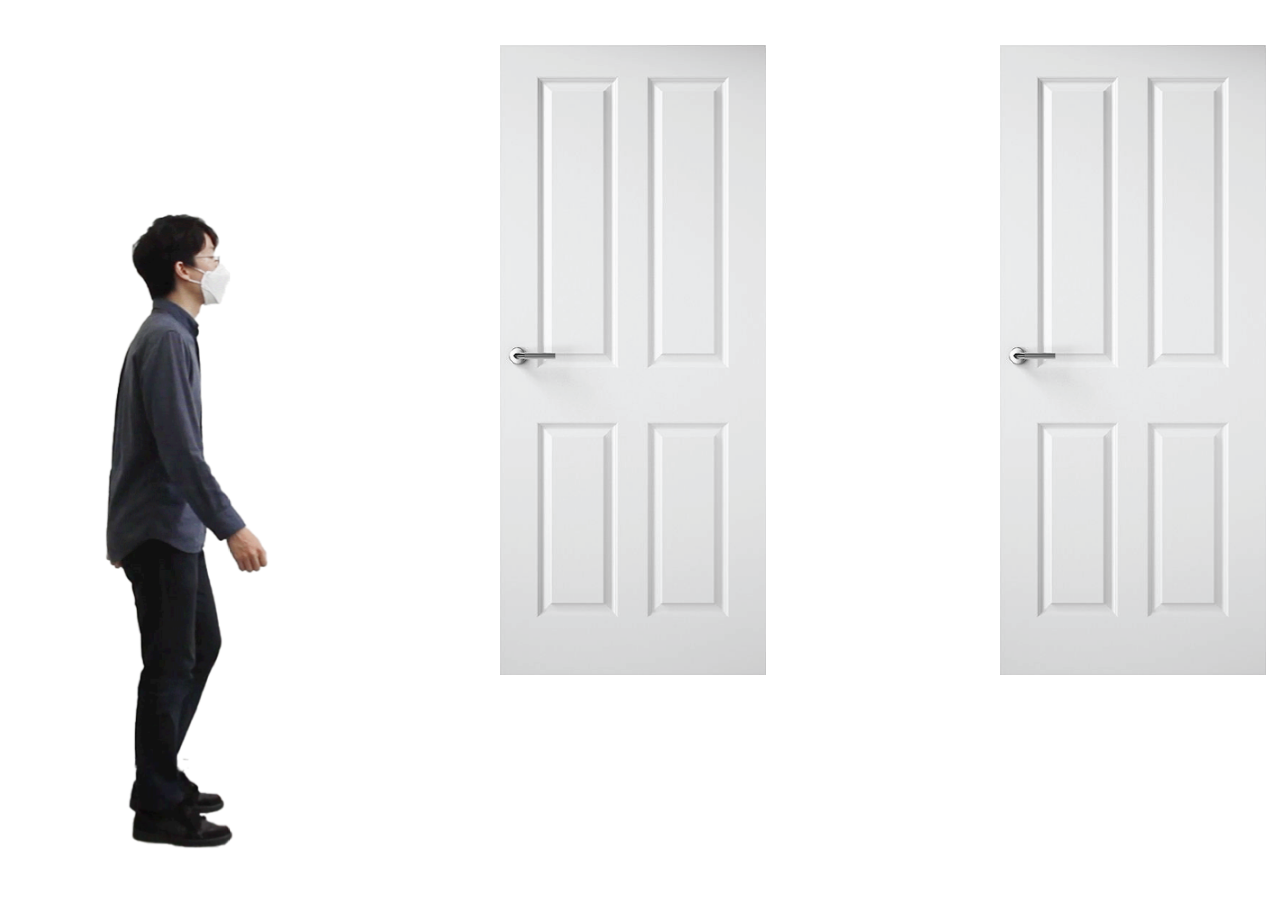
<file: index.html>
<!DOCTYPE html>
<html>

<head>
    <title>walkingman</title>
    <meta charset="utf-8">    
    <meta name="viewport" content="width=device-width,initial-scale=1.0">
<!--  <link rel="icon" href="">-->
    <link rel="stylesheet" href="assets/global.css">
    <script type="text/javascript" src="assets/jquery-3.4.1.js"></script>
    <script type='text/javascript' src="js/jquery.mousewheel.min.js"></script>


</head>

<body>
<!--<img src="img/door_2.png" class="door" id="d1" onclick="message()">    -->
<a href=index.html class="loop"></a>
<a href=exit.html class="exit"></a>
<img src="gif/w1.gif" class="scrollman">    
</body>
    
    
<script type='text/javascript' src="assets/java.js"></script>
<script type='text/javascript'>
(function() {
    function scrollHorizontally(e) {
        e = window.event || e;
        var delta = Math.max(-1, Math.min(1, (e.wheelDelta || -e.detail)));
        document.documentElement.scrollLeft -= (delta*40); // Multiplied by 40
        document.body.scrollLeft -= (delta*40); // Multiplied by 40
        e.preventDefault();
    }
    if (window.addEventListener) {
        // IE9, Chrome, Safari, Opera
        window.addEventListener("mousewheel", scrollHorizontally, false);
        // Firefox
        window.addEventListener("DOMMouseScroll", scrollHorizontally, false);
    } else {
        // IE 6/7/8
        window.attachEvent("onmousewheel", scrollHorizontally);
    }
})();
    </script>
</html>
</file>
<file: assets/global.css>
body {
    height: 90vh;
    width: 30000px;
}

.scrollman {
    position: fixed;
    left: 0px;
    top: 20vh;
    height: 78vh;
    width: auto;
}

.door {
    position: absolute;
    top: 5vh;
    height: 70vh;
}

.doorback {
    position: absolute;
    top: 5vh;
    height: 70vh;    
}

.door:hover {
    transform-origin: top right;
    transform: scaleX(0.95) skewY(355deg);
}

iframe {
    position: absolute;
        vertical-align: middle;
            display: block; 
            width: 100%; 
            border: none; 
            overflow-y: auto; 
            overflow-x: hidden;
    
}
</file>
